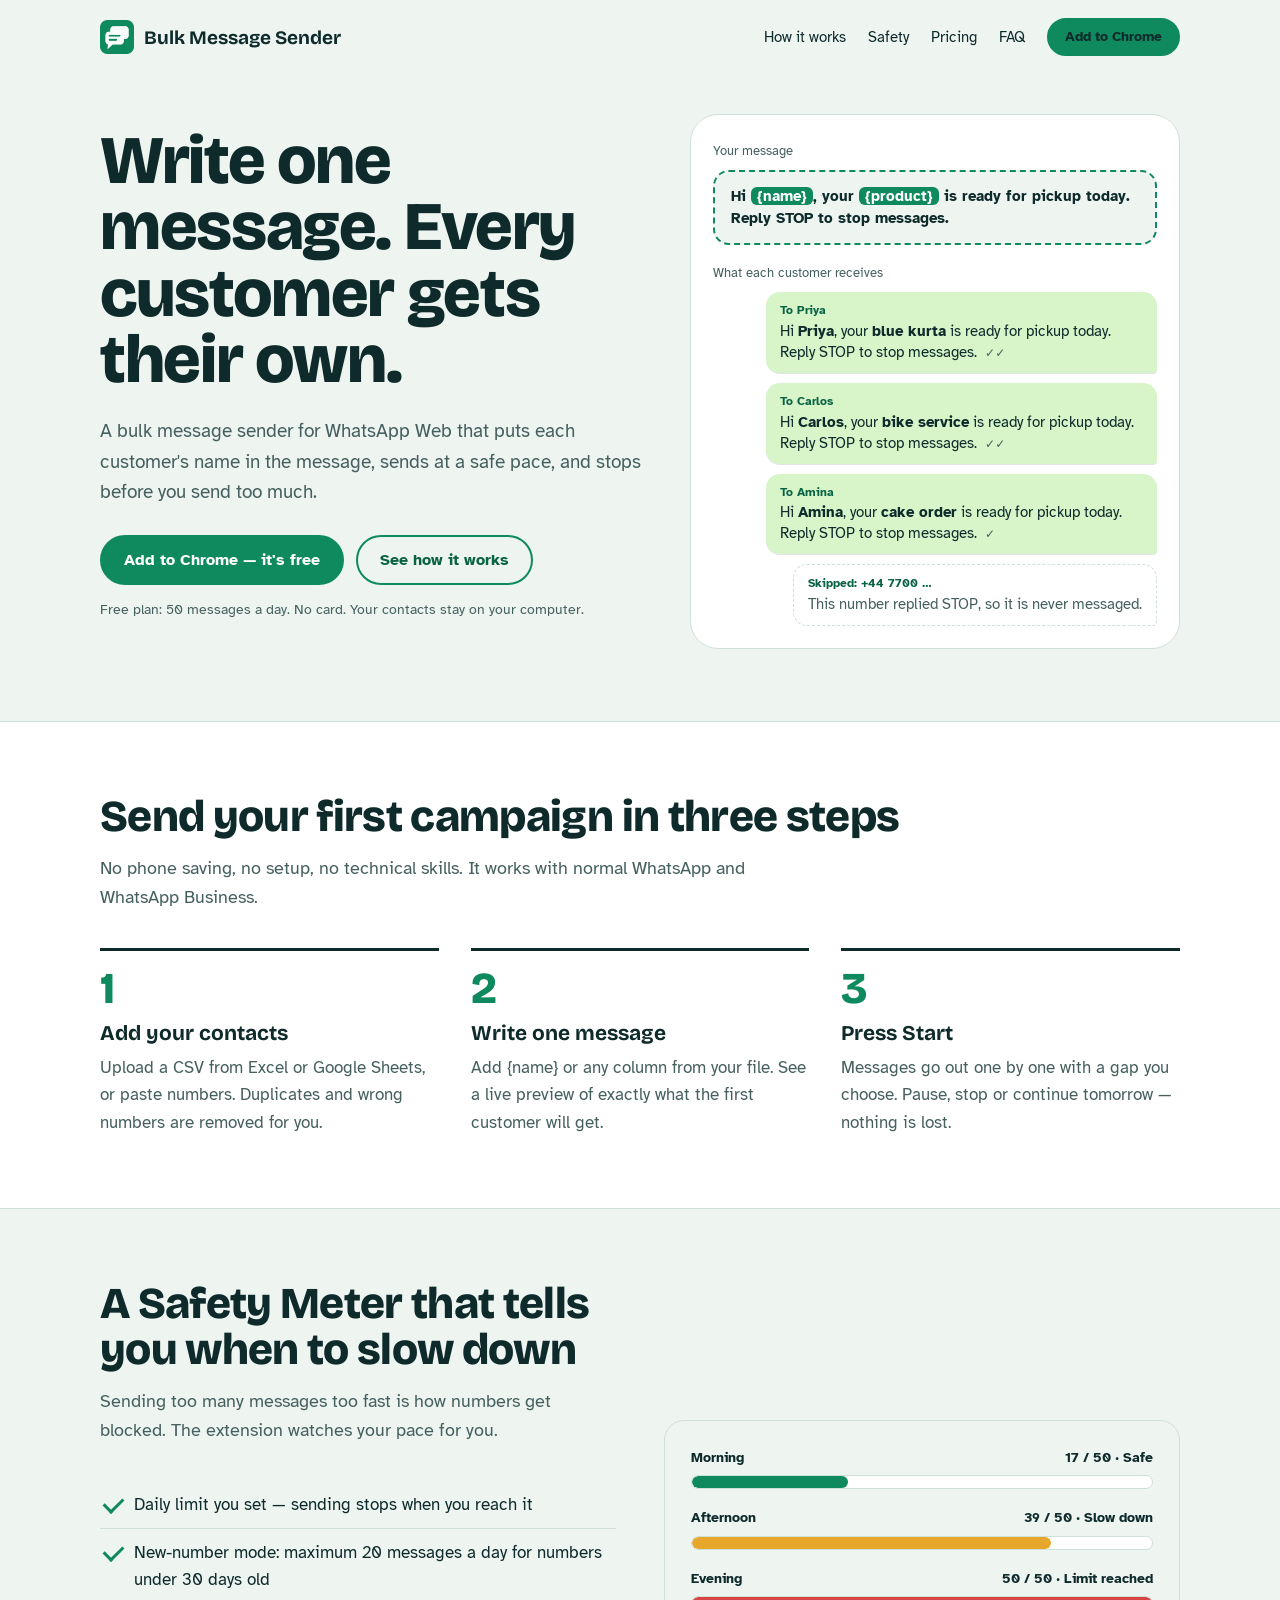
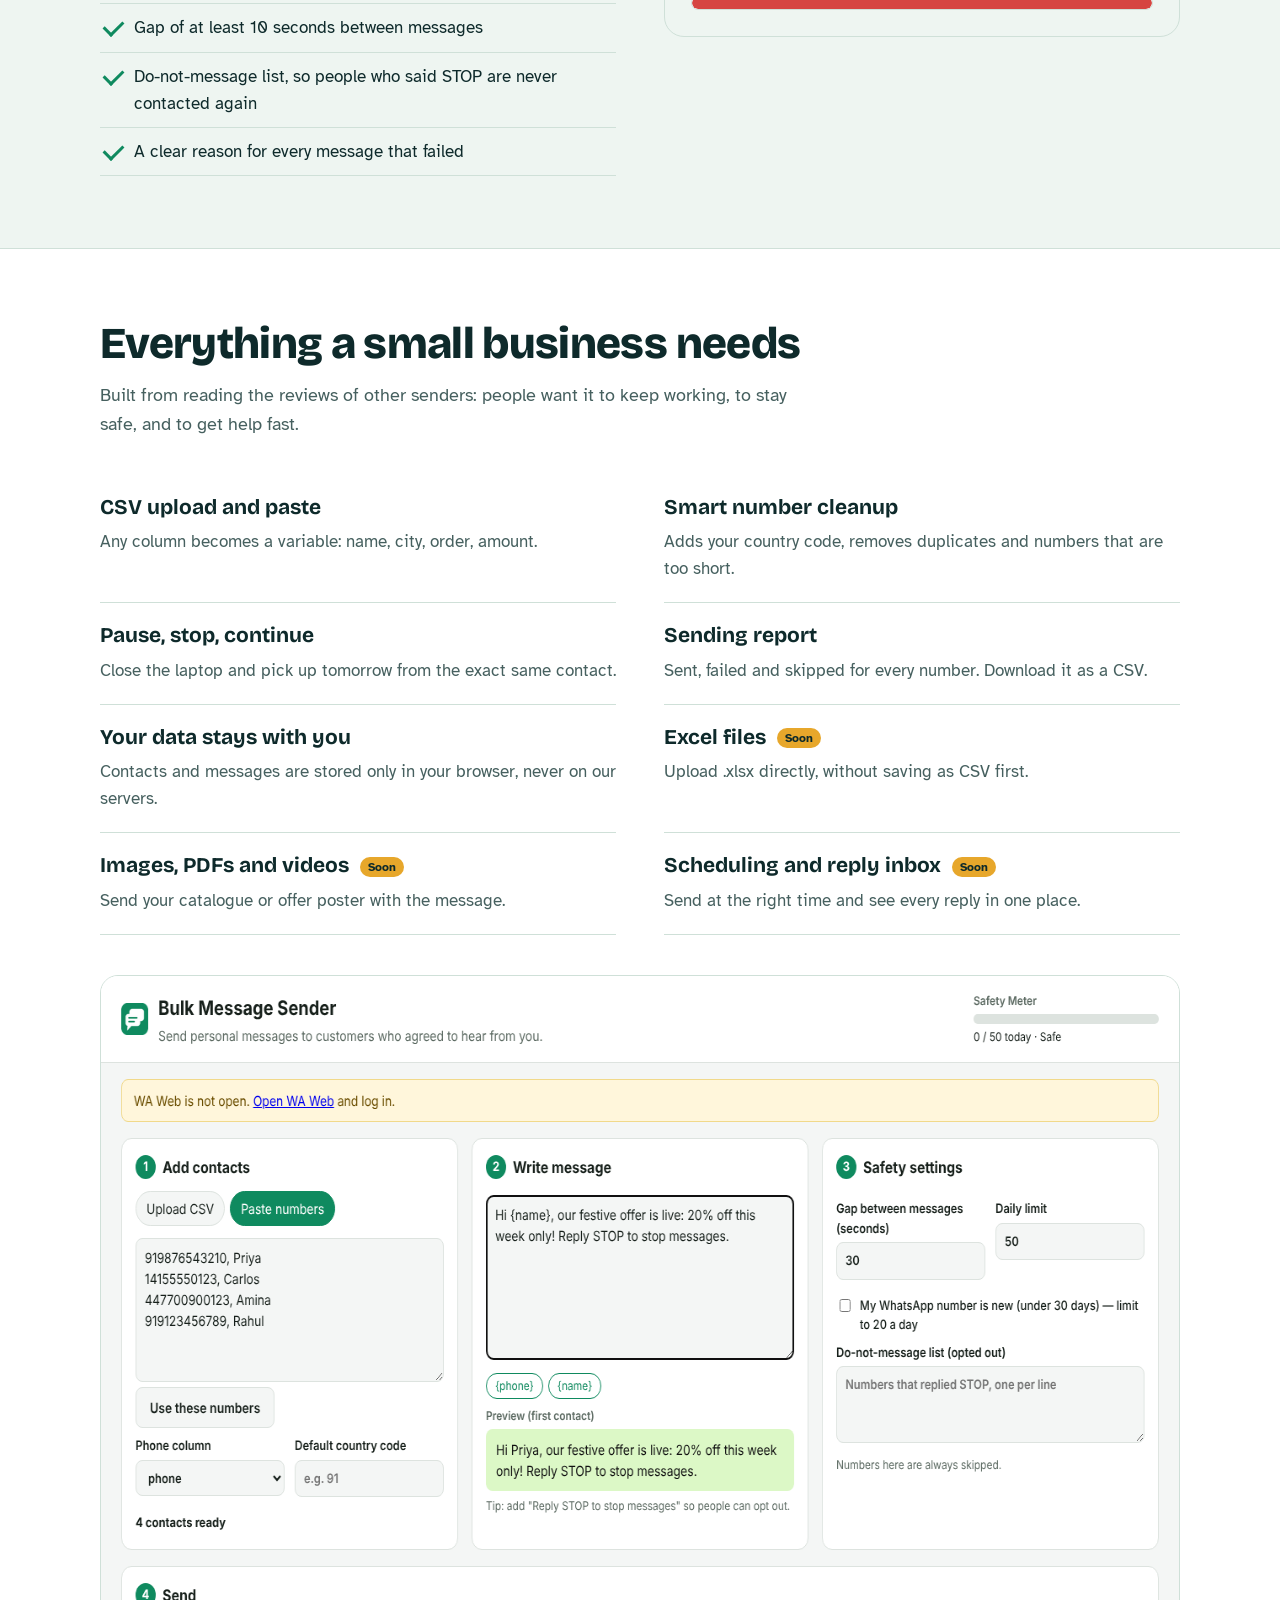
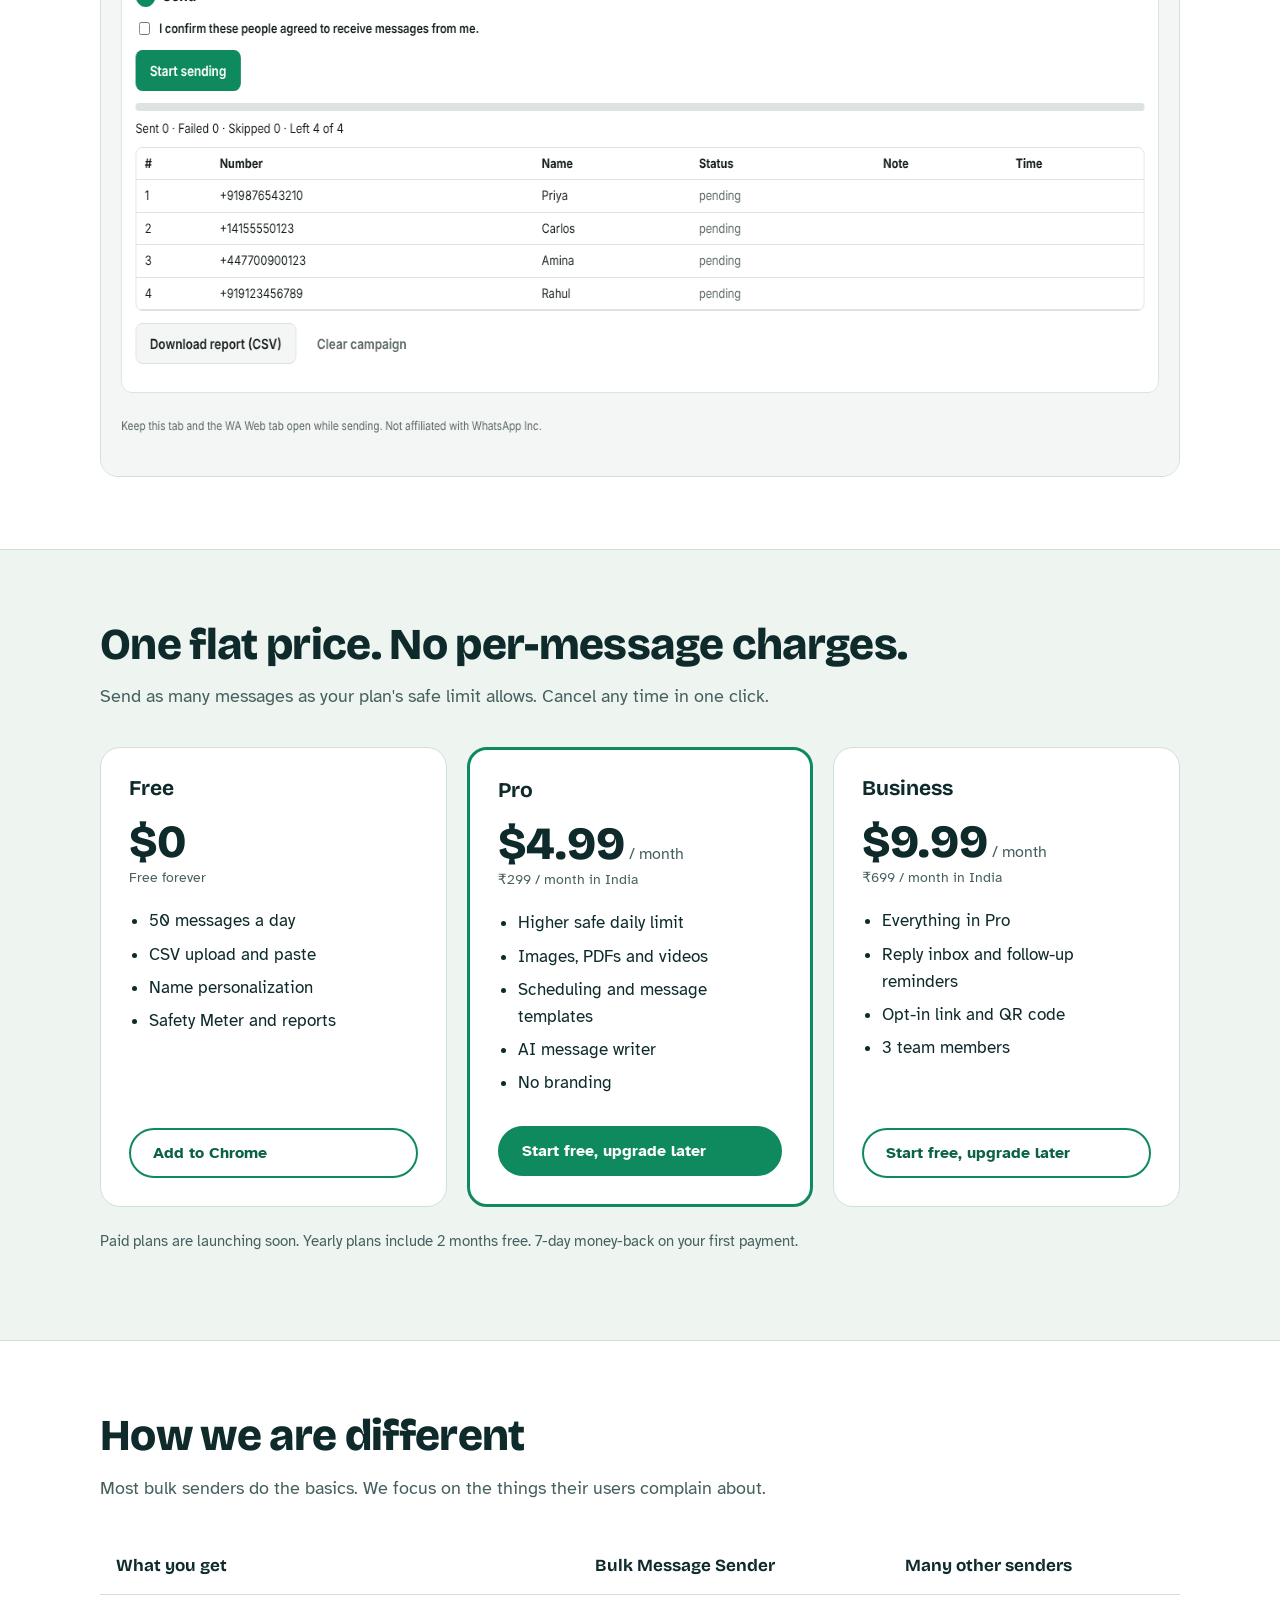
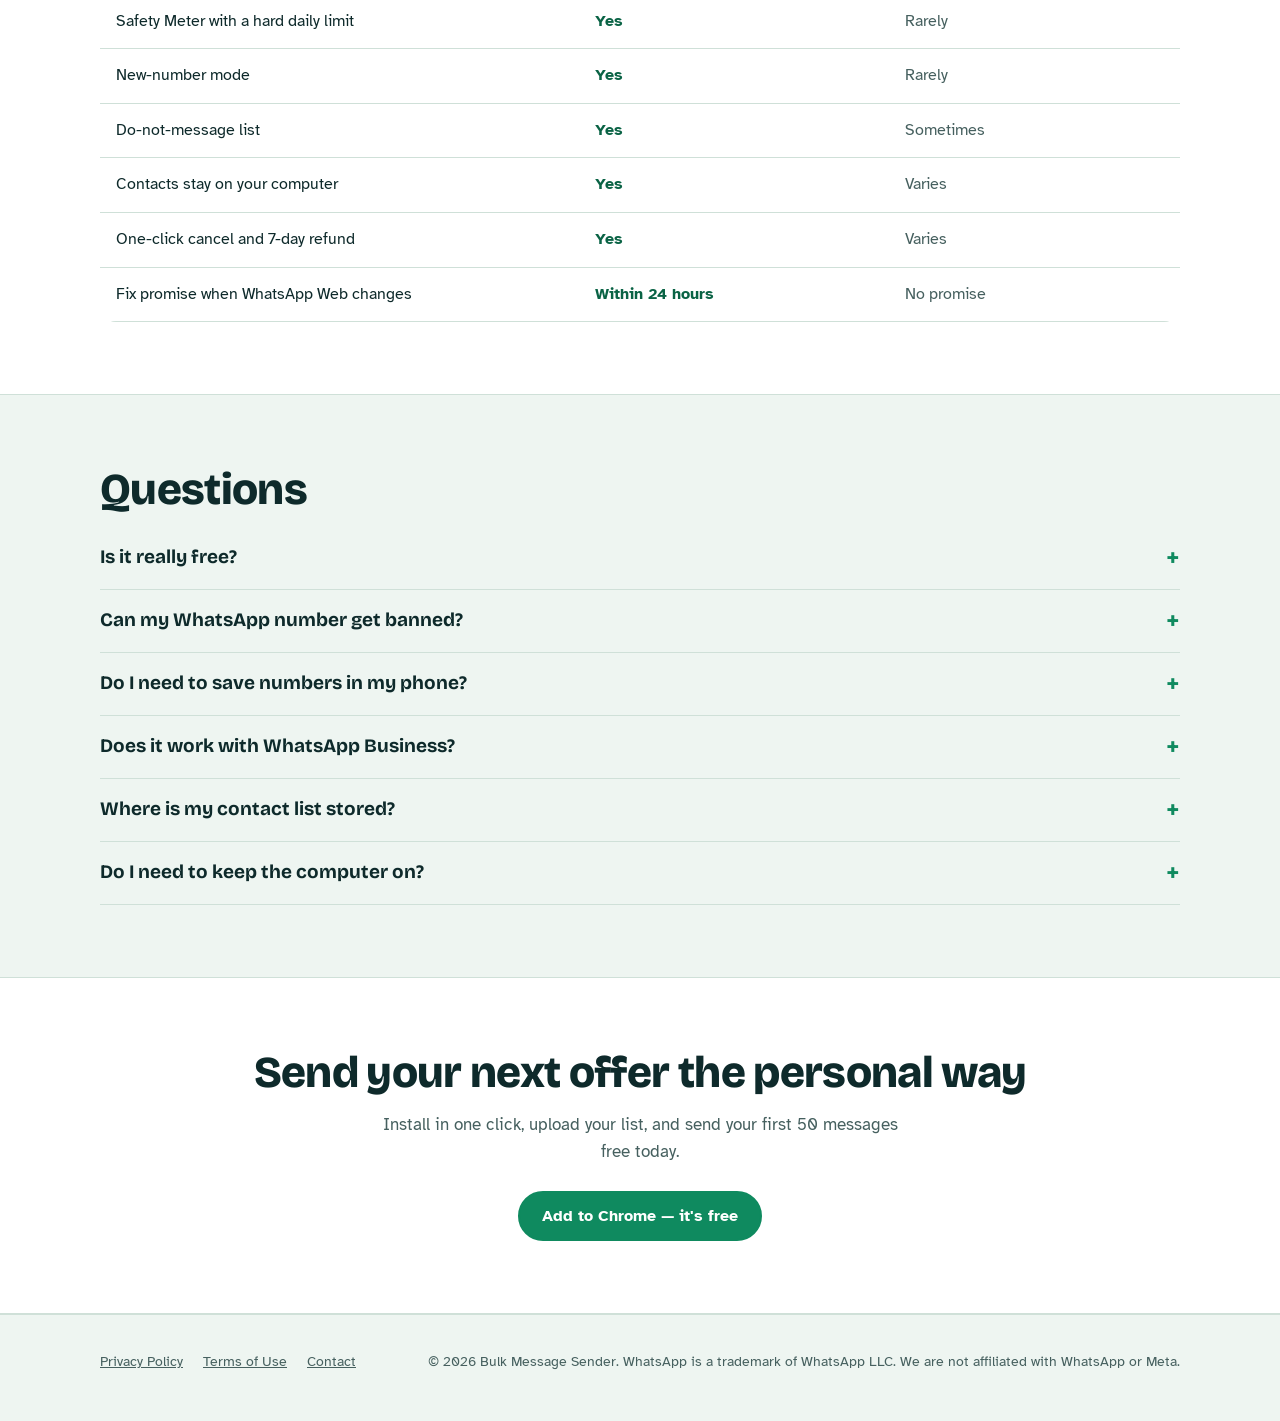
<file: index.html>
<!doctype html>
<html lang="en">
<head>
  <meta charset="utf-8">
  <meta name="viewport" content="width=device-width, initial-scale=1">
  <title>Bulk Message Sender for WhatsApp Web — Free Chrome Extension with Safety Meter</title>
  <meta name="description" content="Send personalized bulk messages to your customers from WhatsApp Web. Free Chrome extension with Excel/CSV upload, name personalization, daily safe limits and sending reports.">
  <link rel="canonical" href="https://wabulkmessagesender.com/">
  <meta property="og:title" content="Bulk Message Sender for WhatsApp Web">
  <meta property="og:description" content="Personal messages to every customer, with a Safety Meter that tells you when to slow down.">
  <meta property="og:url" content="https://wabulkmessagesender.com/">
  <meta property="og:type" content="website">
  <meta property="og:image" content="https://wabulkmessagesender.com/img/dashboard.png">
  <link rel="icon" href="favicon.png" type="image/png">
  <link rel="preconnect" href="https://fonts.googleapis.com">
  <link rel="preconnect" href="https://fonts.gstatic.com" crossorigin>
  <link href="https://fonts.googleapis.com/css2?family=Atkinson+Hyperlegible:wght@400;700&family=Bricolage+Grotesque:opsz,wght@12..96,600;12..96,700;12..96,800&display=swap" rel="stylesheet">
  <link rel="stylesheet" href="style.css">
  <script type="application/ld+json">
  {
    "@context": "https://schema.org",
    "@type": "SoftwareApplication",
    "name": "Bulk Message Sender",
    "applicationCategory": "BusinessApplication",
    "operatingSystem": "Chrome",
    "offers": { "@type": "Offer", "price": "0", "priceCurrency": "USD" },
    "description": "Chrome extension to send personalized bulk messages from WhatsApp Web with safe daily limits."
  }
  </script>
  <script type="application/ld+json">
  {
    "@context": "https://schema.org",
    "@type": "FAQPage",
    "mainEntity": [
      { "@type": "Question", "name": "Is Bulk Message Sender free?", "acceptedAnswer": { "@type": "Answer", "text": "Yes. The Free plan lets you send up to 50 personalized messages a day with reports. No card needed." } },
      { "@type": "Question", "name": "Can my WhatsApp number get banned?", "acceptedAnswer": { "@type": "Answer", "text": "Any tool that sends many messages carries some risk. Our Safety Meter, daily limits and new-number mode lower that risk. Only message people who agreed to hear from you." } },
      { "@type": "Question", "name": "Do I need to save numbers in my phone?", "acceptedAnswer": { "@type": "Answer", "text": "No. Upload a CSV or paste numbers with the country code and the extension opens each chat for you." } },
      { "@type": "Question", "name": "Where is my contact list stored?", "acceptedAnswer": { "@type": "Answer", "text": "Only in your own browser. We do not upload your contacts or messages to our servers." } }
    ]
  }
  </script>
</head>
<body>
  <header class="site-head">
    <div class="wrap">
      <a class="logo" href="index.html"><img src="img/logo.png" alt="" width="34" height="34">Bulk Message Sender</a>
      <nav class="nav" aria-label="Main">
        <a href="#how">How it works</a>
        <a href="#safety">Safety</a>
        <a href="#pricing">Pricing</a>
        <a href="#faq">FAQ</a>
        <!-- Replace # with your Chrome Web Store link after publishing -->
        <a class="btn small" href="#" data-install>Add to Chrome</a>
      </nav>
    </div>
  </header>

  <main>
    <section class="hero" aria-labelledby="hero-title">
      <div class="wrap">
        <div>
          <h1 id="hero-title">Write one message. Every customer gets their own.</h1>
          <p class="lede">A bulk message sender for WhatsApp Web that puts each customer's name in the message, sends at a safe pace, and stops before you send too much.</p>
          <div class="cta-row">
            <a class="btn" href="#" data-install>Add to Chrome — it's free</a>
            <a class="btn outline" href="#how">See how it works</a>
          </div>
          <p class="fine">Free plan: 50 messages a day. No card. Your contacts stay on your computer.</p>
        </div>

        <div class="fan" aria-label="Example: one template becomes personal messages">
          <p class="fan-caption">Your message</p>
          <div class="fan-template">Hi <span class="var">{name}</span>, your <span class="var">{product}</span> is ready for pickup today. Reply STOP to stop messages.</div>
          <p class="fan-caption">What each customer receives</p>
          <div class="bubbles">
            <div class="bubble"><span class="to">To Priya</span>Hi <b>Priya</b>, your <b>blue kurta</b> is ready for pickup today. Reply STOP to stop messages.<span class="tick">✓✓</span></div>
            <div class="bubble"><span class="to">To Carlos</span>Hi <b>Carlos</b>, your <b>bike service</b> is ready for pickup today. Reply STOP to stop messages.<span class="tick">✓✓</span></div>
            <div class="bubble"><span class="to">To Amina</span>Hi <b>Amina</b>, your <b>cake order</b> is ready for pickup today. Reply STOP to stop messages.<span class="tick">✓</span></div>
            <div class="bubble skip"><span class="to">Skipped: +44 7700 …</span>This number replied STOP, so it is never messaged.</div>
          </div>
        </div>
      </div>
    </section>

    <section class="band" id="how" aria-labelledby="how-title">
      <div class="wrap">
        <h2 id="how-title">Send your first campaign in three steps</h2>
        <p class="intro">No phone saving, no setup, no technical skills. It works with normal WhatsApp and WhatsApp Business.</p>
        <ol class="steps">
          <li><h3>Add your contacts</h3><p>Upload a CSV from Excel or Google Sheets, or paste numbers. Duplicates and wrong numbers are removed for you.</p></li>
          <li><h3>Write one message</h3><p>Add {name} or any column from your file. See a live preview of exactly what the first customer will get.</p></li>
          <li><h3>Press Start</h3><p>Messages go out one by one with a gap you choose. Pause, stop or continue tomorrow — nothing is lost.</p></li>
        </ol>
      </div>
    </section>

    <section class="safety" id="safety" aria-labelledby="safety-title">
      <div class="wrap">
        <div>
          <h2 id="safety-title">A Safety Meter that tells you when to slow down</h2>
          <p class="intro">Sending too many messages too fast is how numbers get blocked. The extension watches your pace for you.</p>
          <ul class="checks">
            <li>Daily limit you set — sending stops when you reach it</li>
            <li>New-number mode: maximum 20 messages a day for numbers under 30 days old</li>
            <li>Gap of at least 10 seconds between messages</li>
            <li>Do-not-message list, so people who said STOP are never contacted again</li>
            <li>A clear reason for every message that failed</li>
          </ul>
        </div>
        <div class="meter-demo" aria-label="Safety Meter examples">
          <div class="meter-row"><div class="lbl"><span>Morning</span><span>17 / 50 · Safe</span></div><div class="track"><div class="fill g"></div></div></div>
          <div class="meter-row"><div class="lbl"><span>Afternoon</span><span>39 / 50 · Slow down</span></div><div class="track"><div class="fill y"></div></div></div>
          <div class="meter-row"><div class="lbl"><span>Evening</span><span>50 / 50 · Limit reached</span></div><div class="track"><div class="fill r"></div></div></div>
        </div>
      </div>
    </section>

    <section class="band" id="features" aria-labelledby="features-title">
      <div class="wrap">
        <h2 id="features-title">Everything a small business needs</h2>
        <p class="intro">Built from reading the reviews of other senders: people want it to keep working, to stay safe, and to get help fast.</p>
        <div class="feature-list">
          <div class="feature"><h3>CSV upload and paste</h3><p>Any column becomes a variable: name, city, order, amount.</p></div>
          <div class="feature"><h3>Smart number cleanup</h3><p>Adds your country code, removes duplicates and numbers that are too short.</p></div>
          <div class="feature"><h3>Pause, stop, continue</h3><p>Close the laptop and pick up tomorrow from the exact same contact.</p></div>
          <div class="feature"><h3>Sending report</h3><p>Sent, failed and skipped for every number. Download it as a CSV.</p></div>
          <div class="feature"><h3>Your data stays with you</h3><p>Contacts and messages are stored only in your browser, never on our servers.</p></div>
          <div class="feature"><h3>Excel files <span class="soon">Soon</span></h3><p>Upload .xlsx directly, without saving as CSV first.</p></div>
          <div class="feature"><h3>Images, PDFs and videos <span class="soon">Soon</span></h3><p>Send your catalogue or offer poster with the message.</p></div>
          <div class="feature"><h3>Scheduling and reply inbox <span class="soon">Soon</span></h3><p>Send at the right time and see every reply in one place.</p></div>
        </div>
        <div class="shot"><img src="img/dashboard.png" alt="The Bulk Message Sender dashboard with contacts, message preview, safety settings and the sending report" width="1280" height="1100"></div>
      </div>
    </section>

    <section id="pricing" aria-labelledby="pricing-title">
      <div class="wrap">
        <h2 id="pricing-title">One flat price. No per-message charges.</h2>
        <p class="intro">Send as many messages as your plan's safe limit allows. Cancel any time in one click.</p>
        <div class="plans">
          <div class="plan">
            <h3>Free</h3>
            <div class="price">$0</div>
            <p class="inr">Free forever</p>
            <ul>
              <li>50 messages a day</li>
              <li>CSV upload and paste</li>
              <li>Name personalization</li>
              <li>Safety Meter and reports</li>
            </ul>
            <a class="btn outline" href="#" data-install>Add to Chrome</a>
          </div>
          <div class="plan main">
            <h3>Pro</h3>
            <div class="price">$4.99<small> / month</small></div>
            <p class="inr">₹299 / month in India</p>
            <ul>
              <li>Higher safe daily limit</li>
              <li>Images, PDFs and videos</li>
              <li>Scheduling and message templates</li>
              <li>AI message writer</li>
              <li>No branding</li>
            </ul>
            <a class="btn" href="#" data-install>Start free, upgrade later</a>
          </div>
          <div class="plan">
            <h3>Business</h3>
            <div class="price">$9.99<small> / month</small></div>
            <p class="inr">₹699 / month in India</p>
            <ul>
              <li>Everything in Pro</li>
              <li>Reply inbox and follow-up reminders</li>
              <li>Opt-in link and QR code</li>
              <li>3 team members</li>
            </ul>
            <a class="btn outline" href="#" data-install>Start free, upgrade later</a>
          </div>
        </div>
        <p class="note">Paid plans are launching soon. Yearly plans include 2 months free. 7-day money-back on your first payment.</p>
      </div>
    </section>

    <section class="band" id="compare" aria-labelledby="compare-title">
      <div class="wrap">
        <h2 id="compare-title">How we are different</h2>
        <p class="intro">Most bulk senders do the basics. We focus on the things their users complain about.</p>
        <div class="table-wrap">
          <table>
            <thead><tr><th scope="col">What you get</th><th scope="col">Bulk Message Sender</th><th scope="col">Many other senders</th></tr></thead>
            <tbody>
              <tr><td>Safety Meter with a hard daily limit</td><td class="yes">Yes</td><td class="no">Rarely</td></tr>
              <tr><td>New-number mode</td><td class="yes">Yes</td><td class="no">Rarely</td></tr>
              <tr><td>Do-not-message list</td><td class="yes">Yes</td><td class="no">Sometimes</td></tr>
              <tr><td>Contacts stay on your computer</td><td class="yes">Yes</td><td class="no">Varies</td></tr>
              <tr><td>One-click cancel and 7-day refund</td><td class="yes">Yes</td><td class="no">Varies</td></tr>
              <tr><td>Fix promise when WhatsApp Web changes</td><td class="yes">Within 24 hours</td><td class="no">No promise</td></tr>
            </tbody>
          </table>
        </div>
      </div>
    </section>

    <section class="faq" id="faq" aria-labelledby="faq-title">
      <div class="wrap">
        <h2 id="faq-title">Questions</h2>
        <details><summary>Is it really free?</summary><p>Yes. The Free plan sends up to 50 personalized messages a day with full reports. No card, no trial timer.</p></details>
        <details><summary>Can my WhatsApp number get banned?</summary><p>Any tool that sends many messages carries some risk, and no one can promise zero risk. The Safety Meter, daily limit, new-number mode and message gap lower it a lot. The most important rule: only message people who agreed to hear from you, and always include a way to stop.</p></details>
        <details><summary>Do I need to save numbers in my phone?</summary><p>No. Upload a CSV or paste numbers with the country code. The extension opens each chat for you.</p></details>
        <details><summary>Does it work with WhatsApp Business?</summary><p>Yes, it works with both the normal and the Business app, through WhatsApp Web on your computer.</p></details>
        <details><summary>Where is my contact list stored?</summary><p>Only in your own browser. We never upload your contacts or messages. Removing the extension deletes everything.</p></details>
        <details><summary>Do I need to keep the computer on?</summary><p>Yes, while sending. Keep the dashboard tab and the WhatsApp Web tab open. If you close them, press Continue later and it starts from where it stopped.</p></details>
      </div>
    </section>

    <section class="band final" aria-labelledby="final-title">
      <div class="wrap">
        <h2 id="final-title">Send your next offer the personal way</h2>
        <p>Install in one click, upload your list, and send your first 50 messages free today.</p>
        <a class="btn" href="#" data-install>Add to Chrome — it's free</a>
      </div>
    </section>
  </main>

  <footer class="site-foot">
    <div class="wrap">
      <div>
        <a href="privacy.html">Privacy Policy</a>
        <a href="terms.html">Terms of Use</a>
        <a href="mailto:support@wabulkmessagesender.com">Contact</a>
      </div>
      <div>© 2026 Bulk Message Sender. WhatsApp is a trademark of WhatsApp LLC. We are not affiliated with WhatsApp or Meta.</div>
    </div>
  </footer>
</body>
</html>
</file>
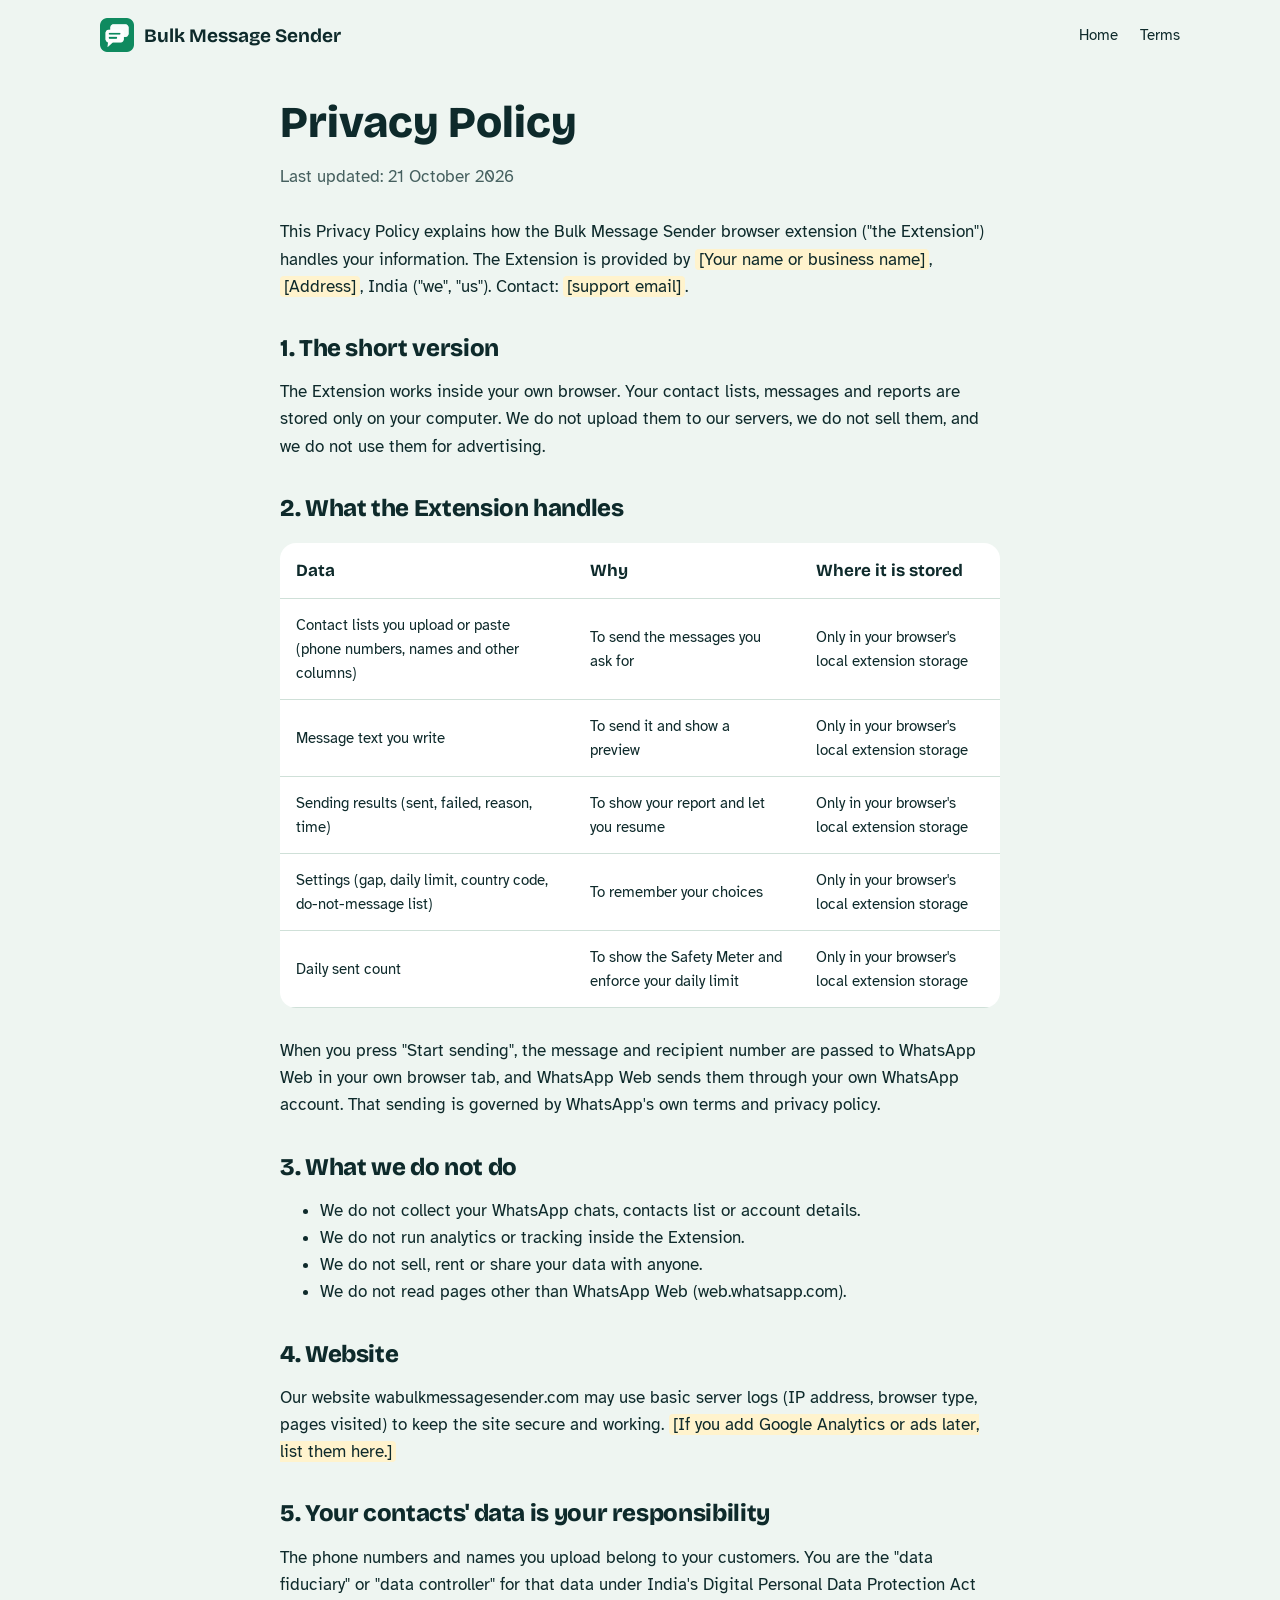
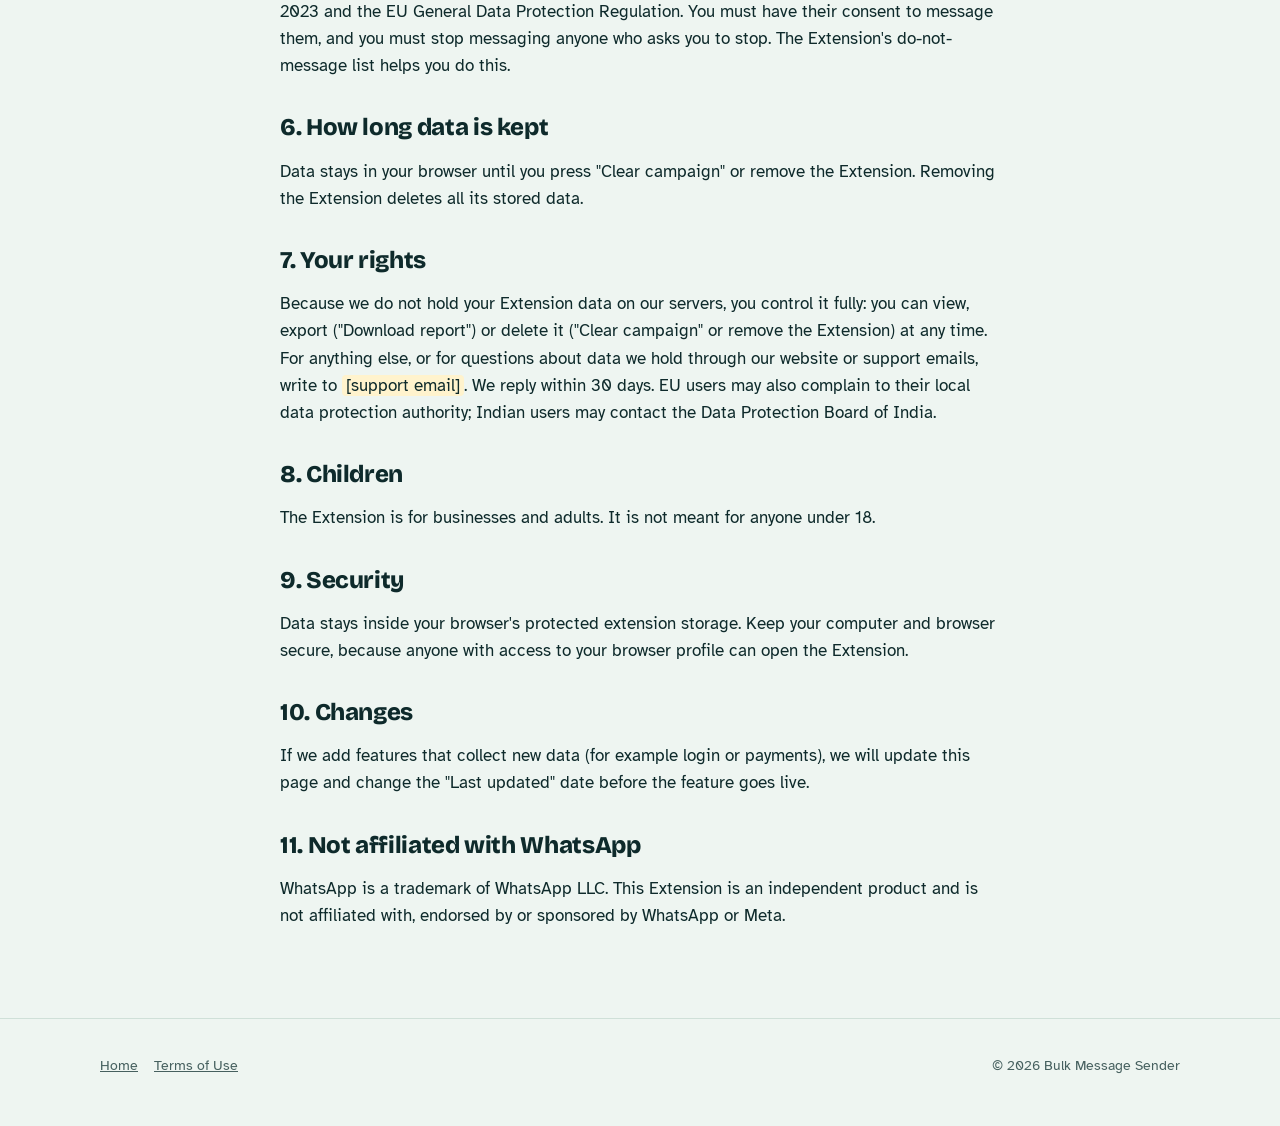
<file: privacy.html>
<!doctype html>
<html lang="en">
<head>
  <meta charset="utf-8">
  <meta name="viewport" content="width=device-width, initial-scale=1">
  <title>Privacy Policy — Bulk Message Sender</title>
  <meta name="description" content="How the Bulk Message Sender extension handles your data. Contacts and messages stay in your own browser.">
  <link rel="canonical" href="https://wabulkmessagesender.com/privacy.html">
  <link rel="icon" href="favicon.png" type="image/png">
  <link rel="preconnect" href="https://fonts.googleapis.com">
  <link rel="preconnect" href="https://fonts.gstatic.com" crossorigin>
  <link href="https://fonts.googleapis.com/css2?family=Atkinson+Hyperlegible:wght@400;700&family=Bricolage+Grotesque:opsz,wght@12..96,700;12..96,800&display=swap" rel="stylesheet">
  <link rel="stylesheet" href="style.css">
</head>
<body>
  <header class="site-head">
    <div class="wrap">
      <a class="logo" href="index.html"><img src="img/logo.png" alt="" width="34" height="34">Bulk Message Sender</a>
      <nav class="nav" aria-label="Main"><a href="index.html">Home</a><a href="terms.html">Terms</a></nav>
    </div>
  </header>
  <main class="legal">
    <div class="wrap">
      <h1>Privacy Policy</h1>
      <p class="updated">Last updated: 21 October 2026</p>

      <p>This Privacy Policy explains how the Bulk Message Sender browser extension ("the Extension") handles your information. The Extension is provided by <span class="blank">[Your name or business name]</span>, <span class="blank">[Address]</span>, India ("we", "us"). Contact: <span class="blank">[support email]</span>.</p>

      <h2>1. The short version</h2>
      <p>The Extension works inside your own browser. Your contact lists, messages and reports are stored only on your computer. We do not upload them to our servers, we do not sell them, and we do not use them for advertising.</p>

      <h2>2. What the Extension handles</h2>
      <div class="table-wrap">
        <table>
          <thead><tr><th>Data</th><th>Why</th><th>Where it is stored</th></tr></thead>
          <tbody>
            <tr><td>Contact lists you upload or paste (phone numbers, names and other columns)</td><td>To send the messages you ask for</td><td>Only in your browser's local extension storage</td></tr>
            <tr><td>Message text you write</td><td>To send it and show a preview</td><td>Only in your browser's local extension storage</td></tr>
            <tr><td>Sending results (sent, failed, reason, time)</td><td>To show your report and let you resume</td><td>Only in your browser's local extension storage</td></tr>
            <tr><td>Settings (gap, daily limit, country code, do-not-message list)</td><td>To remember your choices</td><td>Only in your browser's local extension storage</td></tr>
            <tr><td>Daily sent count</td><td>To show the Safety Meter and enforce your daily limit</td><td>Only in your browser's local extension storage</td></tr>
          </tbody>
        </table>
      </div>
      <p>When you press "Start sending", the message and recipient number are passed to WhatsApp Web in your own browser tab, and WhatsApp Web sends them through your own WhatsApp account. That sending is governed by WhatsApp's own terms and privacy policy.</p>

      <h2>3. What we do not do</h2>
      <ul>
        <li>We do not collect your WhatsApp chats, contacts list or account details.</li>
        <li>We do not run analytics or tracking inside the Extension.</li>
        <li>We do not sell, rent or share your data with anyone.</li>
        <li>We do not read pages other than WhatsApp Web (web.whatsapp.com).</li>
      </ul>

      <h2>4. Website</h2>
      <p>Our website wabulkmessagesender.com may use basic server logs (IP address, browser type, pages visited) to keep the site secure and working. <span class="blank">[If you add Google Analytics or ads later, list them here.]</span></p>

      <h2>5. Your contacts' data is your responsibility</h2>
      <p>The phone numbers and names you upload belong to your customers. You are the "data fiduciary" or "data controller" for that data under India's Digital Personal Data Protection Act 2023 and the EU General Data Protection Regulation. You must have their consent to message them, and you must stop messaging anyone who asks you to stop. The Extension's do-not-message list helps you do this.</p>

      <h2>6. How long data is kept</h2>
      <p>Data stays in your browser until you press "Clear campaign" or remove the Extension. Removing the Extension deletes all its stored data.</p>

      <h2>7. Your rights</h2>
      <p>Because we do not hold your Extension data on our servers, you control it fully: you can view, export ("Download report") or delete it ("Clear campaign" or remove the Extension) at any time. For anything else, or for questions about data we hold through our website or support emails, write to <span class="blank">[support email]</span>. We reply within 30 days. EU users may also complain to their local data protection authority; Indian users may contact the Data Protection Board of India.</p>

      <h2>8. Children</h2>
      <p>The Extension is for businesses and adults. It is not meant for anyone under 18.</p>

      <h2>9. Security</h2>
      <p>Data stays inside your browser's protected extension storage. Keep your computer and browser secure, because anyone with access to your browser profile can open the Extension.</p>

      <h2>10. Changes</h2>
      <p>If we add features that collect new data (for example login or payments), we will update this page and change the "Last updated" date before the feature goes live.</p>

      <h2>11. Not affiliated with WhatsApp</h2>
      <p>WhatsApp is a trademark of WhatsApp LLC. This Extension is an independent product and is not affiliated with, endorsed by or sponsored by WhatsApp or Meta.</p>
    </div>
  </main>
  <footer class="site-foot">
    <div class="wrap">
      <div><a href="index.html">Home</a><a href="terms.html">Terms of Use</a></div>
      <div>© 2026 Bulk Message Sender</div>
    </div>
  </footer>
</body>
</html>
</file>
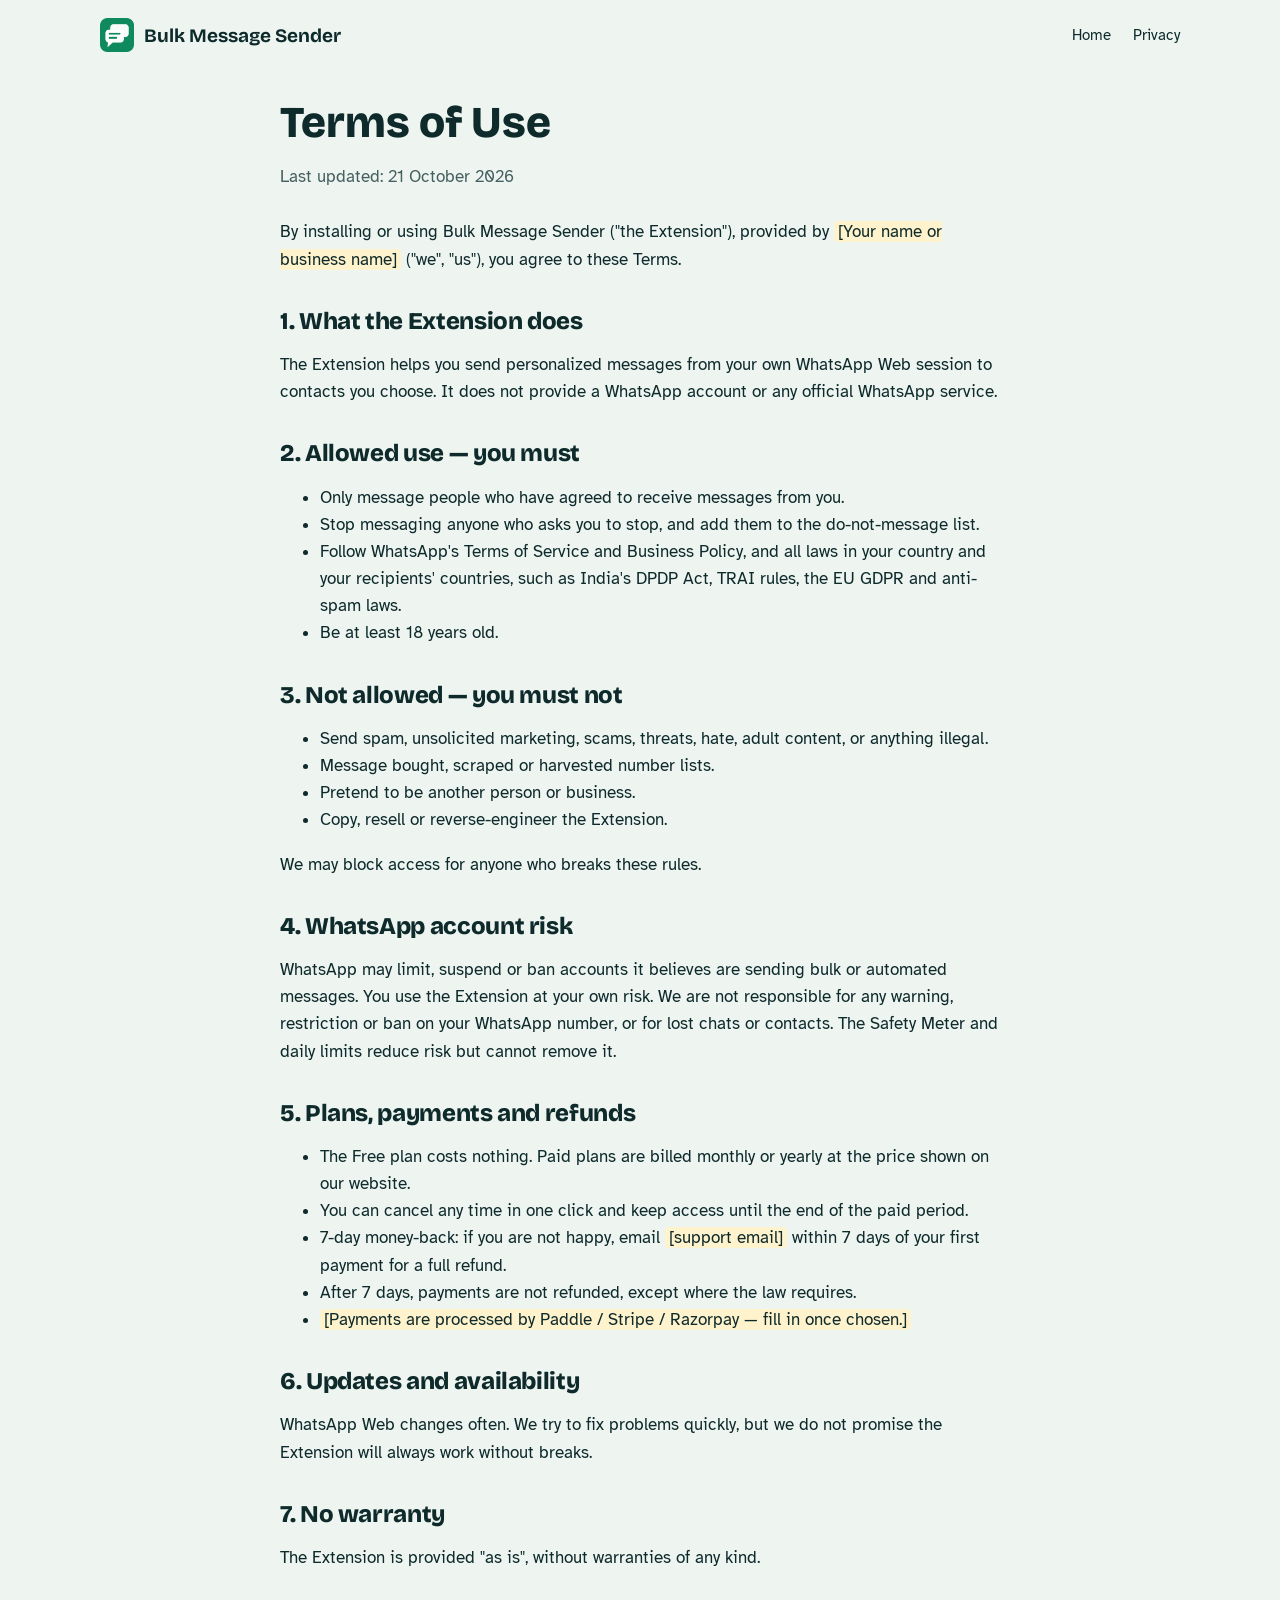
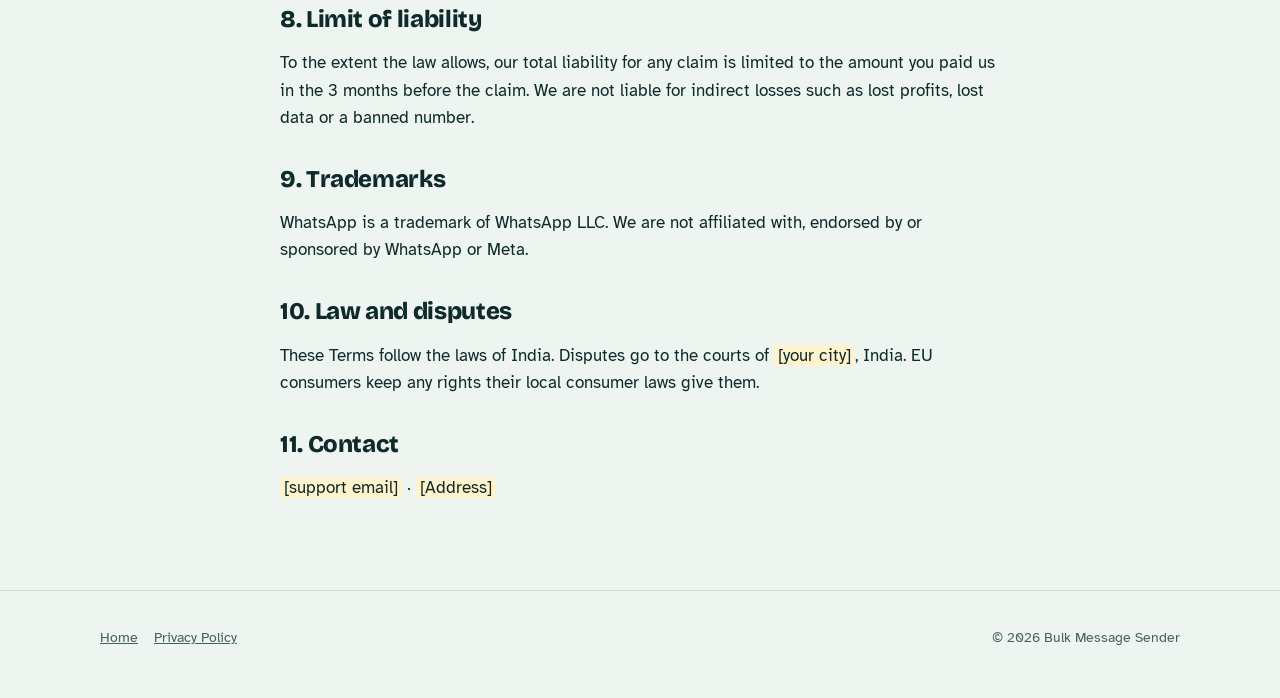
<file: terms.html>
<!doctype html>
<html lang="en">
<head>
  <meta charset="utf-8">
  <meta name="viewport" content="width=device-width, initial-scale=1">
  <title>Terms of Use — Bulk Message Sender</title>
  <meta name="description" content="Terms of Use for the Bulk Message Sender Chrome extension.">
  <link rel="canonical" href="https://wabulkmessagesender.com/terms.html">
  <link rel="icon" href="favicon.png" type="image/png">
  <link rel="preconnect" href="https://fonts.googleapis.com">
  <link rel="preconnect" href="https://fonts.gstatic.com" crossorigin>
  <link href="https://fonts.googleapis.com/css2?family=Atkinson+Hyperlegible:wght@400;700&family=Bricolage+Grotesque:opsz,wght@12..96,700;12..96,800&display=swap" rel="stylesheet">
  <link rel="stylesheet" href="style.css">
</head>
<body>
  <header class="site-head">
    <div class="wrap">
      <a class="logo" href="index.html"><img src="img/logo.png" alt="" width="34" height="34">Bulk Message Sender</a>
      <nav class="nav" aria-label="Main"><a href="index.html">Home</a><a href="privacy.html">Privacy</a></nav>
    </div>
  </header>
  <main class="legal">
    <div class="wrap">
      <h1>Terms of Use</h1>
      <p class="updated">Last updated: 21 October 2026</p>

      <p>By installing or using Bulk Message Sender ("the Extension"), provided by <span class="blank">[Your name or business name]</span> ("we", "us"), you agree to these Terms.</p>

      <h2>1. What the Extension does</h2>
      <p>The Extension helps you send personalized messages from your own WhatsApp Web session to contacts you choose. It does not provide a WhatsApp account or any official WhatsApp service.</p>

      <h2>2. Allowed use — you must</h2>
      <ul>
        <li>Only message people who have agreed to receive messages from you.</li>
        <li>Stop messaging anyone who asks you to stop, and add them to the do-not-message list.</li>
        <li>Follow WhatsApp's Terms of Service and Business Policy, and all laws in your country and your recipients' countries, such as India's DPDP Act, TRAI rules, the EU GDPR and anti-spam laws.</li>
        <li>Be at least 18 years old.</li>
      </ul>

      <h2>3. Not allowed — you must not</h2>
      <ul>
        <li>Send spam, unsolicited marketing, scams, threats, hate, adult content, or anything illegal.</li>
        <li>Message bought, scraped or harvested number lists.</li>
        <li>Pretend to be another person or business.</li>
        <li>Copy, resell or reverse-engineer the Extension.</li>
      </ul>
      <p>We may block access for anyone who breaks these rules.</p>

      <h2>4. WhatsApp account risk</h2>
      <p>WhatsApp may limit, suspend or ban accounts it believes are sending bulk or automated messages. You use the Extension at your own risk. We are not responsible for any warning, restriction or ban on your WhatsApp number, or for lost chats or contacts. The Safety Meter and daily limits reduce risk but cannot remove it.</p>

      <h2>5. Plans, payments and refunds</h2>
      <ul>
        <li>The Free plan costs nothing. Paid plans are billed monthly or yearly at the price shown on our website.</li>
        <li>You can cancel any time in one click and keep access until the end of the paid period.</li>
        <li>7-day money-back: if you are not happy, email <span class="blank">[support email]</span> within 7 days of your first payment for a full refund.</li>
        <li>After 7 days, payments are not refunded, except where the law requires.</li>
        <li><span class="blank">[Payments are processed by Paddle / Stripe / Razorpay — fill in once chosen.]</span></li>
      </ul>

      <h2>6. Updates and availability</h2>
      <p>WhatsApp Web changes often. We try to fix problems quickly, but we do not promise the Extension will always work without breaks.</p>

      <h2>7. No warranty</h2>
      <p>The Extension is provided "as is", without warranties of any kind.</p>

      <h2>8. Limit of liability</h2>
      <p>To the extent the law allows, our total liability for any claim is limited to the amount you paid us in the 3 months before the claim. We are not liable for indirect losses such as lost profits, lost data or a banned number.</p>

      <h2>9. Trademarks</h2>
      <p>WhatsApp is a trademark of WhatsApp LLC. We are not affiliated with, endorsed by or sponsored by WhatsApp or Meta.</p>

      <h2>10. Law and disputes</h2>
      <p>These Terms follow the laws of India. Disputes go to the courts of <span class="blank">[your city]</span>, India. EU consumers keep any rights their local consumer laws give them.</p>

      <h2>11. Contact</h2>
      <p><span class="blank">[support email]</span> · <span class="blank">[Address]</span></p>
    </div>
  </main>
  <footer class="site-foot">
    <div class="wrap">
      <div><a href="index.html">Home</a><a href="privacy.html">Privacy Policy</a></div>
      <div>© 2026 Bulk Message Sender</div>
    </div>
  </footer>
</body>
</html>
</file>
<file: style.css>
:root {
  --ink: #0e2a2b;
  --ink-soft: #46605f;
  --paper: #eef5f1;
  --white: #ffffff;
  --brand: #0f8a5f;
  --brand-deep: #0a6345;
  --bubble: #d7f5c9;
  --amber: #e7a72b;
  --red: #d64541;
  --line: #cfe0d8;
  --display: "Bricolage Grotesque", "Segoe UI", system-ui, sans-serif;
  --body: "Atkinson Hyperlegible", "Segoe UI", system-ui, sans-serif;
}
* { box-sizing: border-box; }
html { scroll-behavior: smooth; }
@media (prefers-reduced-motion: reduce) { html { scroll-behavior: auto; } }
body {
  margin: 0;
  font: 17px/1.6 var(--body);
  color: var(--ink);
  background: var(--paper);
}
img { max-width: 100%; display: block; }
a { color: var(--brand-deep); }
a:focus-visible, button:focus-visible, summary:focus-visible {
  outline: 3px solid var(--amber);
  outline-offset: 3px;
  border-radius: 6px;
}
.wrap { max-width: 1120px; margin: 0 auto; padding: 0 20px; }

/* Header */
.site-head { padding: 18px 0; }
.site-head .wrap { display: flex; align-items: center; justify-content: space-between; gap: 16px; }
.logo { display: flex; align-items: center; gap: 10px; text-decoration: none; color: var(--ink); font: 700 19px/1 var(--display); }
.logo img { width: 34px; height: 34px; }
.nav { display: flex; gap: 22px; align-items: center; }
.nav a { color: var(--ink); text-decoration: none; font-size: 15px; }
.nav a:hover { text-decoration: underline; }
@media (max-width: 720px) { .nav a:not(.btn) { display: none; } }

/* Buttons */
.btn { white-space: nowrap;
  display: inline-block; font: 700 16px/1 var(--body); text-decoration: none;
  padding: 15px 22px; border-radius: 999px; border: 2px solid var(--brand);
  background: var(--brand); color: var(--white); cursor: pointer;
}
.btn:hover { background: var(--brand-deep); border-color: var(--brand-deep); }
.btn.small { padding: 10px 16px; font-size: 14px; }
.btn.outline { background: transparent; color: var(--brand-deep); }
.btn.outline:hover { background: var(--white); }

/* Hero */
.hero { padding: 40px 0 72px; }
.hero .wrap { display: grid; grid-template-columns: 1.05fr 0.95fr; gap: 48px; align-items: center; }
@media (max-width: 880px) { .hero .wrap { grid-template-columns: 1fr; } }
.hero h1 {
  font: 800 clamp(40px, 6vw, 68px)/0.98 var(--display);
  letter-spacing: -0.02em; margin: 0 0 22px;
}
.hero .lede { font-size: 19px; color: var(--ink-soft); max-width: 34em; margin: 0 0 28px; }
.hero .cta-row { display: flex; gap: 12px; flex-wrap: wrap; align-items: center; }
.hero .fine { font-size: 14px; color: var(--ink-soft); margin-top: 14px; }

/* The memorable thing: one message becoming many */
.fan {
  position: relative; background: var(--white); border: 1px solid var(--line);
  border-radius: 28px; padding: 26px 22px 22px;
}
.fan-template {
  font: 600 15px/1.45 var(--body); background: var(--paper); border: 2px dashed var(--brand);
  border-radius: 16px; padding: 14px 16px; margin-bottom: 18px;
}
.fan-template .var { background: var(--brand); color: var(--white); border-radius: 6px; padding: 0 6px; }
.fan-caption { font-size: 13px; color: var(--ink-soft); margin: 0 0 8px; }
.bubbles { display: grid; gap: 10px; }
.bubble {
  justify-self: end; max-width: 88%; background: var(--bubble); border-radius: 14px 14px 4px 14px;
  padding: 10px 14px; font-size: 15px; line-height: 1.4; position: relative;
  box-shadow: 0 1px 0 rgba(14, 42, 43, 0.12);
}
.bubble b { font-weight: 700; }
.bubble .tick { font-size: 12px; color: var(--ink-soft); margin-left: 8px; white-space: nowrap; }
.bubble .to { display: block; font-size: 12px; color: var(--brand-deep); font-weight: 700; margin-bottom: 2px; }
.bubble.skip { background: transparent; border: 1px dashed var(--line); box-shadow: none; color: var(--ink-soft); }
@media (prefers-reduced-motion: no-preference) {
  .bubble { opacity: 0; transform: translateY(10px); animation: pop 0.5s ease forwards; }
  .bubble:nth-child(1) { animation-delay: 0.4s; }
  .bubble:nth-child(2) { animation-delay: 1.1s; }
  .bubble:nth-child(3) { animation-delay: 1.8s; }
  .bubble:nth-child(4) { animation-delay: 2.5s; }
}
@keyframes pop { to { opacity: 1; transform: none; } }

/* Sections */
section { padding: 72px 0; }
.band { background: var(--white); border-top: 1px solid var(--line); border-bottom: 1px solid var(--line); }
h2 { font: 800 clamp(30px, 4vw, 44px)/1.05 var(--display); letter-spacing: -0.015em; margin: 0 0 14px; }
h3 { font: 700 21px/1.2 var(--display); margin: 0 0 8px; }
.intro { color: var(--ink-soft); max-width: 40em; margin: 0 0 36px; font-size: 18px; }

/* Steps: a real sequence, so numbers are earned */
.steps { list-style: none; padding: 0; margin: 0; display: grid; grid-template-columns: repeat(3, 1fr); gap: 32px; counter-reset: s; }
@media (max-width: 820px) { .steps { grid-template-columns: 1fr; } }
.steps li { counter-increment: s; border-top: 3px solid var(--ink); padding-top: 16px; }
.steps li::before { content: counter(s); font: 800 44px/1 var(--display); color: var(--brand); display: block; margin-bottom: 10px; }
.steps p { margin: 0; color: var(--ink-soft); }

/* Safety */
.safety .wrap { display: grid; grid-template-columns: 1fr 1fr; gap: 48px; align-items: center; }
@media (max-width: 880px) { .safety .wrap { grid-template-columns: 1fr; } }
.meter-demo { background: var(--paper); border-radius: 20px; padding: 26px; border: 1px solid var(--line); }
.meter-row { margin-bottom: 18px; }
.meter-row:last-child { margin-bottom: 0; }
.meter-row .lbl { display: flex; justify-content: space-between; font-size: 14px; font-weight: 700; margin-bottom: 6px; }
.track { height: 14px; background: var(--white); border-radius: 999px; overflow: hidden; border: 1px solid var(--line); }
.fill { height: 100%; border-radius: 999px; }
.fill.g { width: 34%; background: var(--brand); }
.fill.y { width: 78%; background: var(--amber); }
.fill.r { width: 100%; background: var(--red); }
.checks { list-style: none; padding: 0; margin: 0; }
.checks li { padding: 10px 0 10px 34px; position: relative; border-bottom: 1px solid var(--line); }
.checks li::before {
  content: ""; position: absolute; left: 4px; top: 16px; width: 16px; height: 9px;
  border-left: 3px solid var(--brand); border-bottom: 3px solid var(--brand); transform: rotate(-45deg);
}

/* Features */
.feature-list { display: grid; grid-template-columns: repeat(2, 1fr); gap: 0 48px; }
@media (max-width: 760px) { .feature-list { grid-template-columns: 1fr; } }
.feature { padding: 20px 0; border-bottom: 1px solid var(--line); }
.feature p { margin: 0; color: var(--ink-soft); }
.soon { font: 700 12px/1 var(--body); background: var(--amber); color: var(--ink); padding: 3px 8px; border-radius: 999px; vertical-align: middle; margin-left: 6px; }
.shot { margin-top: 40px; border-radius: 18px; border: 1px solid var(--line); overflow: hidden; background: var(--white); }

/* Pricing */
.plans { display: grid; grid-template-columns: repeat(3, 1fr); gap: 20px; align-items: stretch; }
@media (max-width: 880px) { .plans { grid-template-columns: 1fr; } }
.plan { background: var(--white); border: 1px solid var(--line); border-radius: 20px; padding: 28px; display: flex; flex-direction: column; }
.plan.main { border: 3px solid var(--brand); }
.plan .price { font: 800 46px/1 var(--display); margin: 10px 0 2px; }
.plan .price small { font: 400 16px/1 var(--body); color: var(--ink-soft); }
.plan .inr { font-size: 14px; color: var(--ink-soft); margin: 0 0 18px; }
.plan ul { padding-left: 20px; margin: 0 0 24px; flex: 1; }
.plan li { margin-bottom: 6px; }
.note { font-size: 15px; color: var(--ink-soft); margin-top: 22px; }

/* Compare */
.table-wrap { overflow-x: auto; }
table { width: 100%; border-collapse: collapse; background: var(--white); border-radius: 16px; overflow: hidden; font-size: 16px; }
th, td { padding: 14px 16px; text-align: left; border-bottom: 1px solid var(--line); }
th { font-family: var(--display); font-size: 17px; }
td.yes { color: var(--brand-deep); font-weight: 700; }
td.no { color: var(--ink-soft); }

/* FAQ */
.faq details { border-bottom: 1px solid var(--line); padding: 18px 0; }
.faq summary { font: 700 19px/1.3 var(--display); cursor: pointer; list-style: none; display: flex; justify-content: space-between; gap: 16px; }
.faq summary::-webkit-details-marker { display: none; }
.faq summary::after { content: "+"; font-size: 26px; line-height: 1; color: var(--brand); }
.faq details[open] summary::after { content: "–"; }
.faq details p { margin: 12px 0 0; color: var(--ink-soft); max-width: 46em; }

/* Final CTA */
.final { text-align: center; }
.final p { color: var(--ink-soft); margin: 0 auto 26px; max-width: 32em; }

/* Footer */
.site-foot { padding: 36px 0 48px; font-size: 14px; color: var(--ink-soft); border-top: 1px solid var(--line); }
.site-foot .wrap { display: flex; justify-content: space-between; gap: 20px; flex-wrap: wrap; }
.site-foot a { color: var(--ink-soft); margin-right: 16px; }

/* Legal pages */
.legal { padding: 30px 0 72px; }
.legal .wrap { max-width: 760px; }
.legal h1 { font: 800 44px/1.05 var(--display); margin: 0 0 8px; }
.legal h2 { font-size: 24px; margin: 36px 0 10px; }
.legal .updated { color: var(--ink-soft); margin-bottom: 28px; }
.legal table { font-size: 15px; margin: 12px 0; }
.blank { background: #fff3cd; padding: 0 4px; border-radius: 4px; }
</file>
